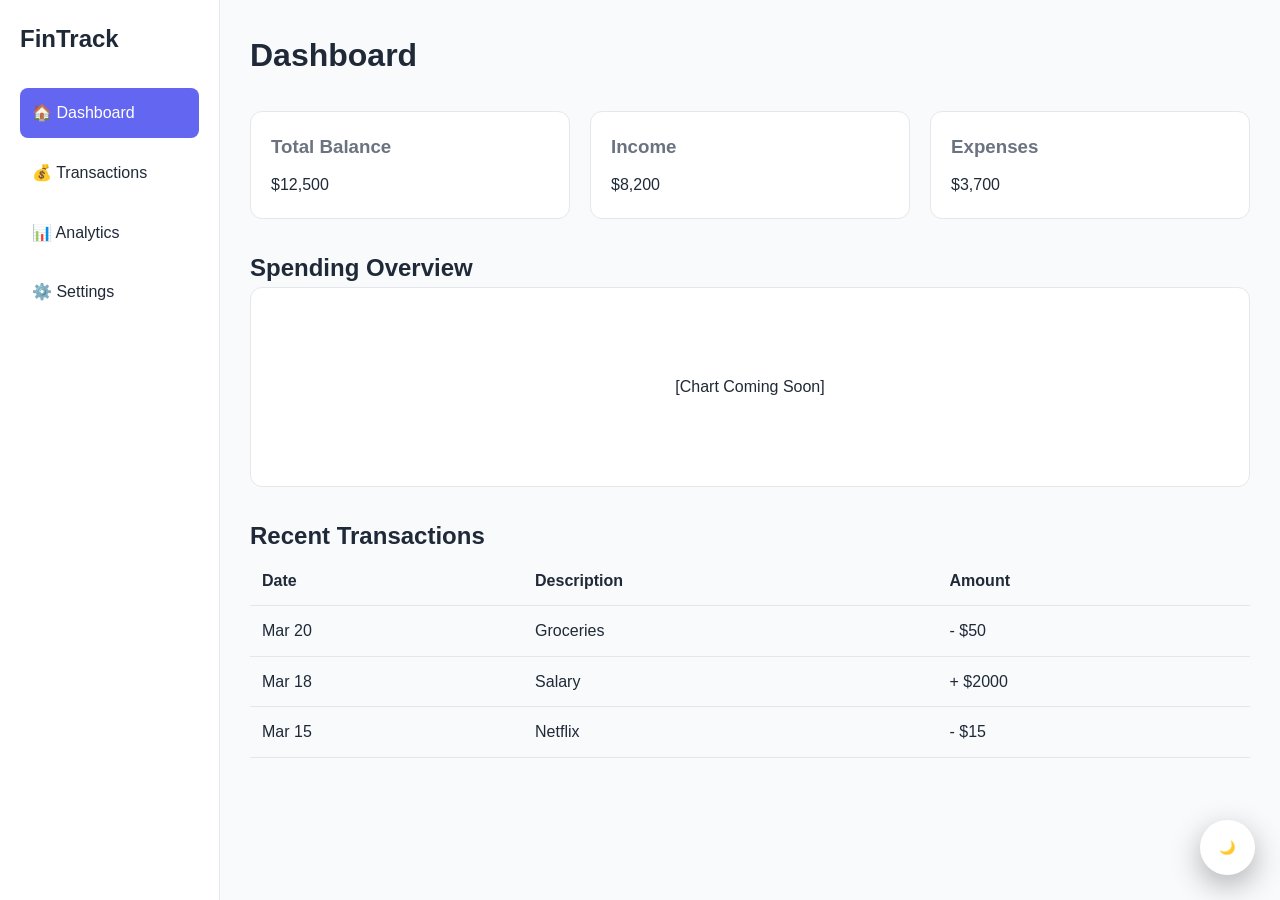
<file: dashboard.html>
<!DOCTYPE html>

<html lang="en">
<head>
    <meta charset="UTF-8">
    <meta name="viewport" content="width=device-width, initial-scale=1.0">
    <title>Dashboard - FinTrack</title>
    <link rel="stylesheet" href="style/main.css">
</head>
<body>

<div class="dashboard">

<!-- SIDEBAR -->
<aside class="sidebar">
    <h2 class="logo">FinTrack</h2>

    <ul>
        <li class="active">🏠 Dashboard</li>
        <li>💰 Transactions</li>
        <li>📊 Analytics</li>
        <li>⚙️ Settings</li>
    </ul>
</aside>

<!-- MAIN CONTENT -->
<main class="main-content">

    <!-- HEADER -->
    <header class="dashboard-header">
        <h1>Dashboard</h1>
        <button id="themeToggle" class="theme-float">🌙</button>
    </header>

    <!-- CARDS -->
    <section class="cards">

        <div class="card stat">
            <h3>Total Balance</h3>
            <p>$12,500</p>
        </div>

        <div class="card stat">
            <h3>Income</h3>
            <p>$8,200</p>
        </div>

        <div class="card stat">
            <h3>Expenses</h3>
            <p>$3,700</p>
        </div>

    </section>

    <!-- CHART -->
    <section class="chart">
        <h2>Spending Overview</h2>
        <div class="chart-box">[Chart Coming Soon]</div>
    </section>

    <!-- TRANSACTIONS -->
    <section class="transactions">
        <h2>Recent Transactions</h2>

        <table>
            <tr>
                <th>Date</th>
                <th>Description</th>
                <th>Amount</th>
            </tr>

            <tr>
                <td>Mar 20</td>
                <td>Groceries</td>
                <td>- $50</td>
            </tr>

            <tr>
                <td>Mar 18</td>
                <td>Salary</td>
                <td>+ $2000</td>
            </tr>

            <tr>
                <td>Mar 15</td>
                <td>Netflix</td>
                <td>- $15</td>
            </tr>

        </table>
    </section>

</main>

</div>

<script src="js/main.js"></script>

</body>
</html>
</file>
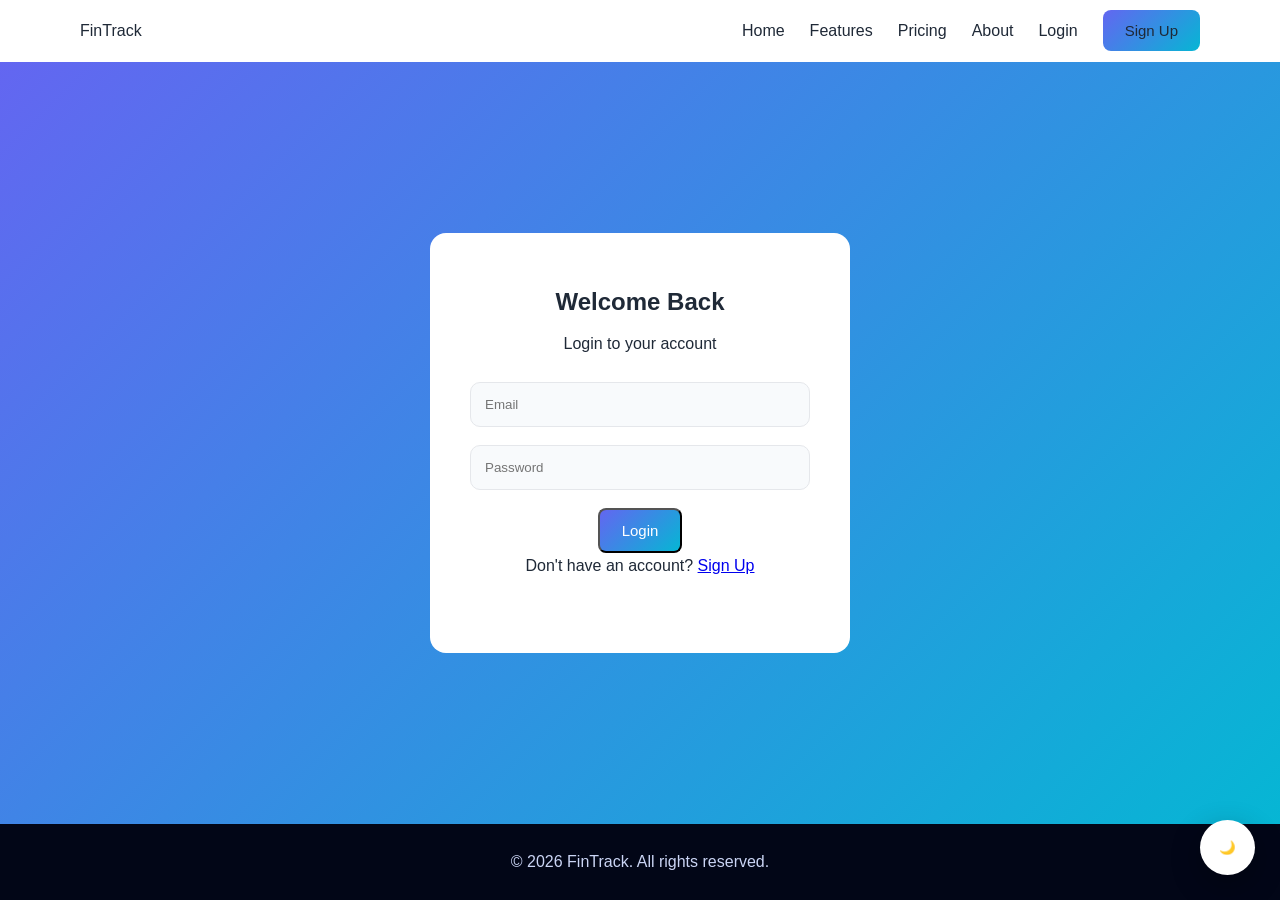
<file: login.html>
<!DOCTYPE html>

<html lang="en">
<head>
    <meta charset="UTF-8">
    <meta name="viewport" content="width=device-width, initial-scale=1.0">
    <title>Login - FinTrack</title>
    <link rel="stylesheet" href="style/main.css">
</head>
<body>

<!-- NAVBAR -->

<header class="navbar">
    <div class="logo">FinTrack</div>
    <nav>
        <ul>
            <li><a href="index.html">Home</a></li>
            <li><a href="features.html">Features</a></li>
            <li><a href="pricing.html">Pricing</a></li>
            <li><a href="about.html">About</a></li>
            <li><a href="login.html">Login</a></li>
            <li><a href="signup.html" class="btn-primary">Sign Up</a></li>
        </ul>
    </nav>
</header>

<!-- AUTH SECTION -->

<section class="auth-container">


<div class="auth-card">
    <h2>Welcome Back</h2>
    <p>Login to your account</p>

    <form id="loginForm">
        <input type="email" placeholder="Email" required>
        <input type="password" placeholder="Password" required>

        <button type="submit" class="btn-primary">Login</button>
    </form>

    <p class="auth-switch">
        Don't have an account? <a href="signup.html">Sign Up</a>
    </p>
</div>


</section>

<!-- FOOTER -->

<footer>
    <p>© 2026 FinTrack. All rights reserved.</p>
</footer>

<!-- FLOATING DARK MODE BUTTON -->

<button id="themeToggle" class="theme-float">🌙</button>

<script src="js/main.js"></script>

<script src="js/auth.js"></script>

</body>
</html>
</file>
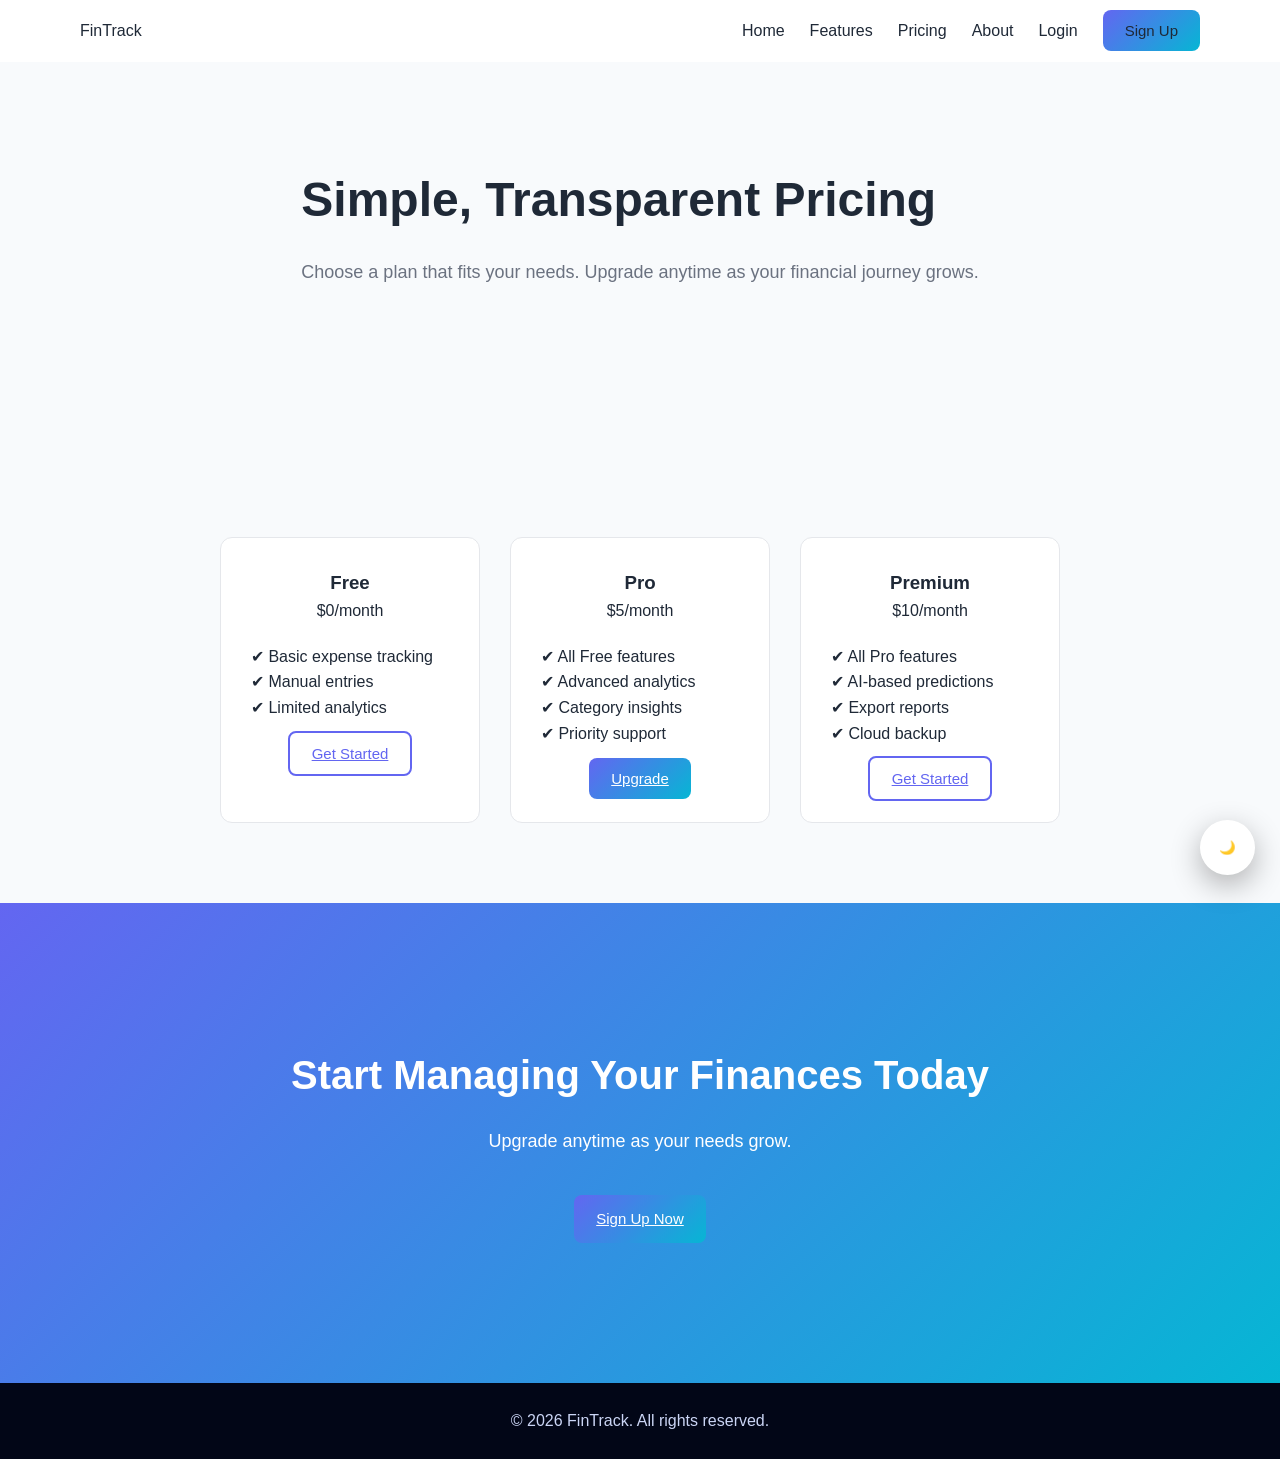
<file: pricing.html>
<!DOCTYPE html>

<html lang="en">
<head>
    <meta charset="UTF-8">
    <meta name="viewport" content="width=device-width, initial-scale=1.0">
    <title>Pricing - FinTrack</title>
    <link rel="stylesheet" href="style/main.css">
</head>
<body>

<!-- NAVBAR -->

<header class="navbar">
    <div class="logo">FinTrack</div>
    <nav>
        <ul>
            <li><a href="index.html">Home</a></li>
            <li><a href="features.html">Features</a></li>
            <li><a href="pricing.html">Pricing</a></li>
            <li><a href="about.html">About</a></li>
            <li><a href="login.html">Login</a></li>
            <li><a href="signup.html" class="btn-primary">Sign Up</a></li>
        </ul>
    </nav>
</header>

<!-- HERO -->

<section class="hero">
    <div class="hero-text">
        <h1>Simple, Transparent Pricing</h1>
        <p>
            Choose a plan that fits your needs. Upgrade anytime as your 
            financial journey grows.
        </p>
    </div>
</section>

<!-- PRICING -->

<section class="pricing">


<div class="pricing-grid">

    <!-- FREE -->
    <div class="price-card">
        <h3>Free</h3>
        <p class="price">$0<span>/month</span></p>

        <ul>
            <li>✔ Basic expense tracking</li>
            <li>✔ Manual entries</li>
            <li>✔ Limited analytics</li>
        </ul>

        <a href="signup.html" class="btn-secondary">Get Started</a>
    </div>

    <!-- PRO -->
    <div class="price-card featured">
        <h3>Pro</h3>
        <p class="price">$5<span>/month</span></p>

        <ul>
            <li>✔ All Free features</li>
            <li>✔ Advanced analytics</li>
            <li>✔ Category insights</li>
            <li>✔ Priority support</li>
        </ul>

        <a href="signup.html" class="btn-primary">Upgrade</a>
    </div>

    <!-- PREMIUM -->
    <div class="price-card">
        <h3>Premium</h3>
        <p class="price">$10<span>/month</span></p>

        <ul>
            <li>✔ All Pro features</li>
            <li>✔ AI-based predictions</li>
            <li>✔ Export reports</li>
            <li>✔ Cloud backup</li>
        </ul>

        <a href="signup.html" class="btn-secondary">Get Started</a>
    </div>

</div>


</section>

<!-- CTA -->

<section class="download">
    <h2>Start Managing Your Finances Today</h2>
    <p>Upgrade anytime as your needs grow.</p>


<div class="store-buttons">
    <a href="signup.html" class="btn-primary">Sign Up Now</a>
</div>


</section>

<!-- FOOTER -->

<footer>
    <p>© 2026 FinTrack. All rights reserved.</p>
</footer>

<!-- FLOATING DARK MODE BUTTON -->

<button id="themeToggle" class="theme-float">🌙</button>

<script src="js/main.js"></script>

</body>
</html>
</file>
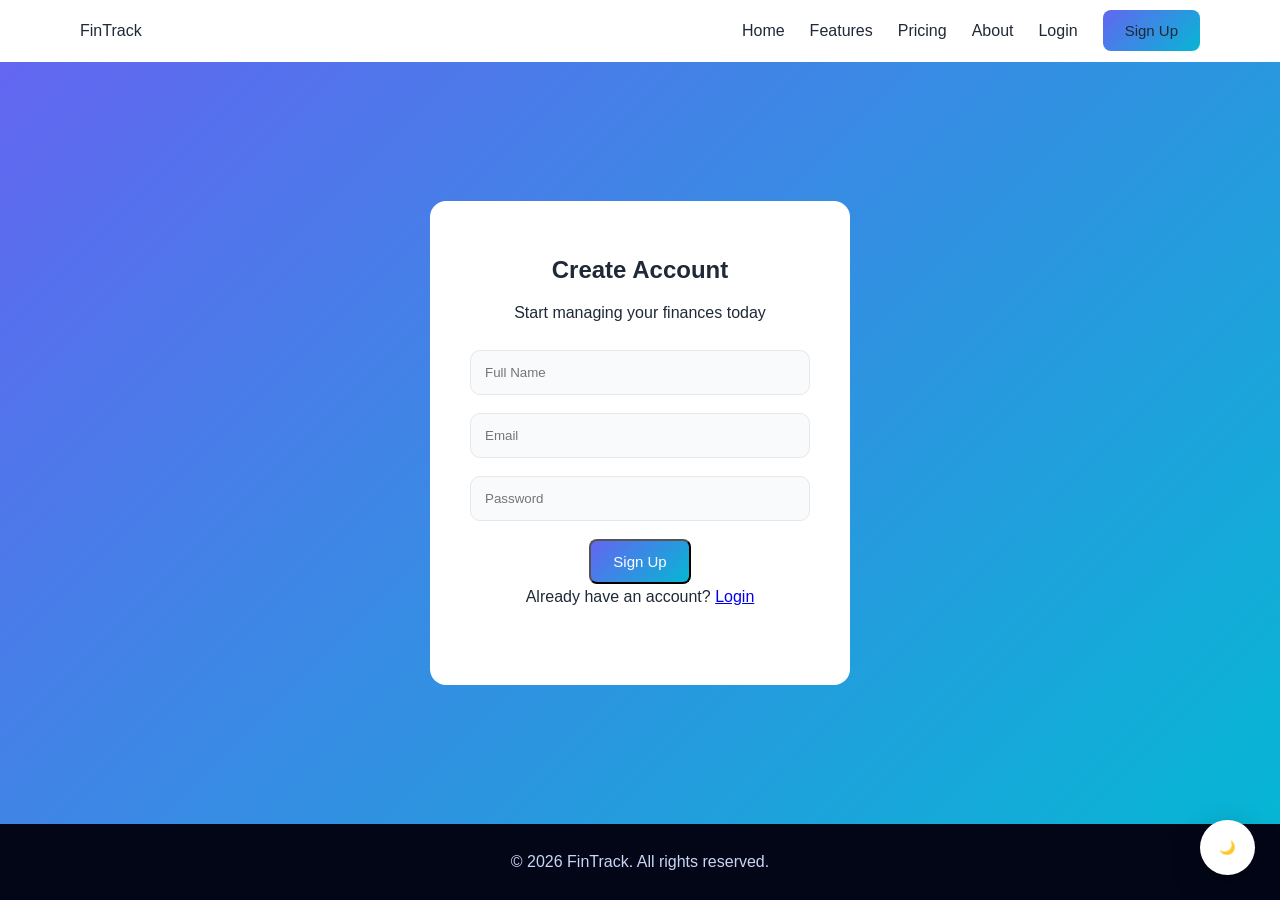
<file: signup.html>
<!DOCTYPE html>

<html lang="en">
<head>
    <meta charset="UTF-8">
    <meta name="viewport" content="width=device-width, initial-scale=1.0">
    <title>Sign Up - FinTrack</title>
    <link rel="stylesheet" href="style/main.css">
</head>
<body>

<!-- NAVBAR -->

<header class="navbar">
    <div class="logo">FinTrack</div>
    <nav>
        <ul>
            <li><a href="index.html">Home</a></li>
            <li><a href="features.html">Features</a></li>
            <li><a href="pricing.html">Pricing</a></li>
            <li><a href="about.html">About</a></li>
            <li><a href="login.html">Login</a></li>
            <li><a href="signup.html" class="btn-primary">Sign Up</a></li>
        </ul>
    </nav>
</header>

<!-- AUTH SECTION -->

<section class="auth-container">


<div class="auth-card">
    <h2>Create Account</h2>
    <p>Start managing your finances today</p>

    <form id="signupForm">
        <input type="text" placeholder="Full Name" required>
        <input type="email" placeholder="Email" required>
        <input type="password" placeholder="Password" required>

        <button type="submit" class="btn-primary">Sign Up</button>
    </form>

    <p class="auth-switch">
        Already have an account? <a href="login.html">Login</a>
    </p>
</div>


</section>

<!-- FOOTER -->

<footer>
    <p>© 2026 FinTrack. All rights reserved.</p>
</footer>

<!-- FLOATING DARK MODE BUTTON -->

<button id="themeToggle" class="theme-float">🌙</button>

<script src="js/main.js"></script>

<script src="js/auth.js"></script>

</body>
</html>
</file>
<file: style/main.css>
/* =========================
RESET
========================= */

* {
  margin: 0;
  padding: 0;
  box-sizing: border-box;
  }

/* =========================
VARIABLES
========================= */
:root {
--bg: #f8fafc;
--surface: #ffffff;
--text: #1f2937;
--text-light: #6b7280;
--border: #e5e7eb;


--primary: #6366f1;
--secondary: #06b6d4;


}

html, body {
    height: 100%;
}

/* DARK MODE */
body.dark {
--bg: #020617;
--surface: #0f172a;
--text: #f8fafc;
--text-light: #94a3b8;
--border: #1e293b;


--primary: #818cf8;
--secondary: #22d3ee;


}

/* =========================
BASE
========================= */
body {
display: flex;
flex-direction: column;
font-family: 'Inter', sans-serif;
background: var(--bg);
color: var(--text);
line-height: 1.6;
overflow-x: hidden;
}

/* =========================
NAVBAR
========================= */
.navbar {
display: flex;
justify-content: space-between;
align-items: center;
padding: 18px 80px;
background: var(--surface);
}

.navbar ul {
display: flex;
gap: 25px;
list-style: none;
}

.navbar a {
text-decoration: none;
color: var(--text);
}

/* =========================
BUTTONS
========================= */
.btn-primary,
.btn-secondary {
padding: 12px 22px;
font-size: 15px;
border-radius: 8px;
}

.btn-primary {
background: linear-gradient(135deg, var(--primary), var(--secondary));
color: white;
}

.btn-secondary {
border: 2px solid var(--primary);
color: var(--primary);
}

/* =========================
CONTAINER CONTROL
========================= */
.hero,
.features,
.features-detailed,
.pricing,
.about-section {
max-width: 1200px;
margin: 0 auto;
}

/* =========================
HERO
========================= */
.hero {
display: flex;
justify-content: space-between;
align-items: center;
padding: 100px 80px;
gap: 40px;
}

.hero-text h1 {
font-size: 48px;
margin-bottom: 20px;
}

.hero-text p {
font-size: 18px;
color: var(--text-light);
margin-bottom: 30px;
}

.hero-buttons {
display: flex;
gap: 15px;
margin-top: 10px;
}

.hero img {
width: 420px;
}

/* =========================
FEATURES
========================= */
.features {
padding: 80px;
text-align: center;
}

.feature-grid {
display: flex;
justify-content: center;
gap: 30px;
margin-top: 40px;
flex-wrap: wrap;
}

.card {
background: var(--surface);
padding: 25px;
border-radius: 12px;
width: 260px;
border: 1px solid var(--border);
}

/* =========================
FEATURES PAGE
========================= */
.features-detailed {
padding: 80px;
}

.feature-row {
display: flex;
align-items: center;
justify-content: space-between;
gap: 40px;
margin-bottom: 60px;
}

.feature-row.reverse {
flex-direction: row-reverse;
}

.feature-text {
max-width: 500px;
}

.feature-image img {
width: 420px;
}

/* =========================
PRICING
========================= */
.pricing {
padding: 80px;
text-align: center;
}

.pricing-grid {
display: flex;
justify-content: center;
gap: 30px;
margin-top: 40px;
flex-wrap: wrap;
}

.price-card {
background: var(--surface);
padding: 30px;
border-radius: 12px;
width: 260px;
border: 1px solid var(--border);
}

.price-card ul {
list-style: none;
margin: 20px 0;
text-align: left;
}

/* =========================
ABOUT
========================= */
.about-section {
padding: 80px;
text-align: center;
}

.team {
padding: 80px;
text-align: center;
}

.team-grid {
display: flex;
justify-content: center;
gap: 30px;
flex-wrap: wrap;
}

.member img {
width: 100px;
border-radius: 50%;
}

/* AUTH FULL HEIGHT FIX */
.auth-container {
    flex: 1; /* takes remaining space */
    display: flex;
    justify-content: center;
    align-items: center;
    padding: 60px 20px;
    background: linear-gradient(135deg, var(--primary), var(--secondary));
}

/* DARK MODE */
body.dark .auth-container {
    background: var(--bg);
}

.auth-card {
background: var(--surface);
padding: 50px 40px;
border-radius: 16px;
width: 100%;
max-width: 420px;
text-align: center;
}

/* spacing fix */
.auth-card h2 {
margin-bottom: 10px;
}

.auth-card p {
margin-bottom: 25px;
}

.auth-card input {
width: 100%;
padding: 14px;
margin-bottom: 18px;
border-radius: 10px;
border: 1px solid var(--border);
background: var(--bg);
color: var(--text);
}

/* =========================
CTA
========================= */
.download {
padding: 140px 20px;
text-align: center;
background: linear-gradient(135deg, var(--primary), var(--secondary));
color: white;
}

.download h2 {
font-size: 40px;
margin-bottom: 20px;
}

.download p {
font-size: 18px;
margin-bottom: 40px;
}

.store-buttons {
display: flex;
justify-content: center;
}

body.dark .download {
background: linear-gradient(135deg, #1e293b, #020617);
}

body.dark .download p {
color: #cbd5f5;
}

/* =========================
FOOTER
========================= */
footer {
margin-top: auto;
text-align: center;
padding: 25px;
background: #020617;
color: #cbd5f5;
}

/* =========================
FLOAT BUTTON
========================= */
.theme-float {
position: fixed;
bottom: 25px;
right: 25px;
width: 55px;
height: 55px;
border-radius: 50%;
border: none;
cursor: pointer;
background: var(--surface);
color: var(--text);
display: flex;
align-items: center;
justify-content: center;
box-shadow: 0 10px 30px rgba(0,0,0,0.3);
}

/* =========================
   DASHBOARD LAYOUT
========================= */
.dashboard {
    display: flex;
    min-height: 100vh;
}

/* SIDEBAR */
.sidebar {
    width: 220px;
    background: var(--surface);
    padding: 20px;
    border-right: 1px solid var(--border);
}

.sidebar h2 {
    margin-bottom: 30px;
}

.sidebar ul {
    list-style: none;
}

.sidebar li {
    padding: 12px;
    margin-bottom: 10px;
    cursor: pointer;
    border-radius: 8px;
}

.sidebar li.active,
.sidebar li:hover {
    background: var(--primary);
    color: white;
}

/* MAIN */
.main-content {
    flex: 1;
    padding: 30px;
}

/* HEADER */
.dashboard-header {
    display: flex;
    justify-content: space-between;
    align-items: center;
    margin-bottom: 30px;
}

/* CARDS */
.cards {
    display: flex;
    gap: 20px;
    margin-bottom: 30px;
}

.stat {
    flex: 1;
    padding: 20px;
    border-radius: 12px;
    background: var(--surface);
    border: 1px solid var(--border);
}

.stat h3 {
    margin-bottom: 10px;
    color: var(--text-light);
}

/* CHART */
.chart {
    margin-bottom: 30px;
}

.chart-box {
    height: 200px;
    background: var(--surface);
    border: 1px solid var(--border);
    border-radius: 12px;
    display: flex;
    align-items: center;
    justify-content: center;
}

/* TABLE */
.transactions table {
    width: 100%;
    border-collapse: collapse;
}

.transactions th,
.transactions td {
    padding: 12px;
    border-bottom: 1px solid var(--border);
    text-align: left;
}

/* =========================
RESPONSIVE
========================= */

/* TABLET */
@media (max-width: 992px) {


.navbar {
    padding: 15px 40px;
}

.hero {
    flex-direction: column;
    text-align: center;
    padding: 80px 40px;
}

.hero img {
    width: 300px;
}

.feature-row {
    flex-direction: column;
    text-align: center;
}

.feature-row.reverse {
    flex-direction: column;
}


}

/* MOBILE */
@media (max-width: 600px) {


.navbar {
    flex-direction: column;
    gap: 10px;
}

.navbar ul {
    flex-wrap: wrap;
    justify-content: center;
}

.hero {
    padding: 60px 20px;
}

.hero h1 {
    font-size: 28px;
}

.features,
.pricing,
.about-section {
    padding: 60px 20px;
}

.auth-card {
    padding: 30px 20px;
}

.download {
    padding: 80px 20px;
}
}
</file>
